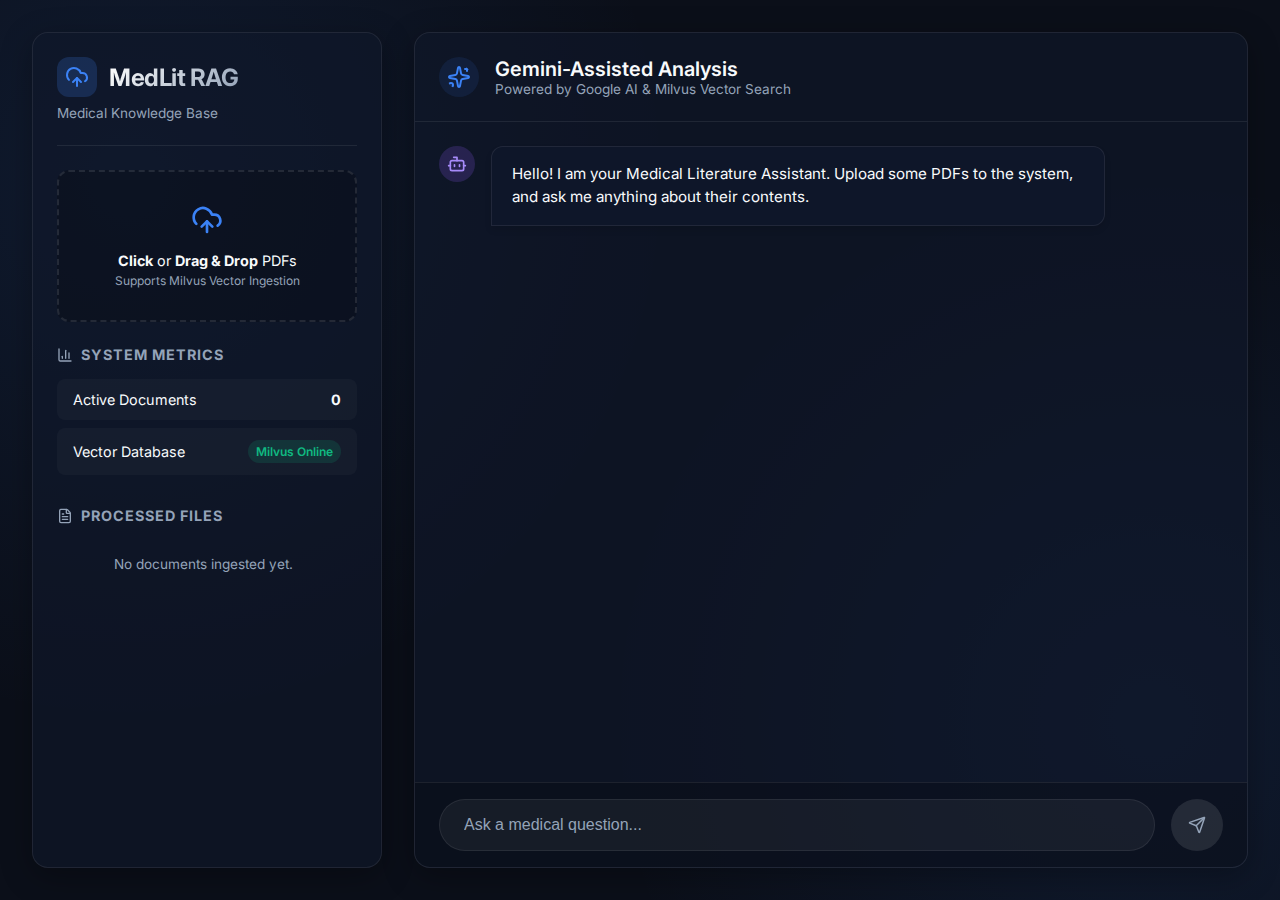
<file: medical-rag-app-deploy/index.html>
<!doctype html>
<html lang="en">
  <head>
    <meta charset="UTF-8" />
    <link rel="icon" type="image/svg+xml" href="/medical-rag-app/favicon.svg" />
    <meta name="viewport" content="width=device-width, initial-scale=1.0" />
    <title>medical-rag-app</title>
    <script type="module" crossorigin src="/medical-rag-app/assets/index-CfuUCOK2.js"></script>
    <link rel="stylesheet" crossorigin href="/medical-rag-app/assets/index-DYkd6bsw.css">
  </head>
  <body>
    <div id="root"></div>
  </body>
</html>
</file>
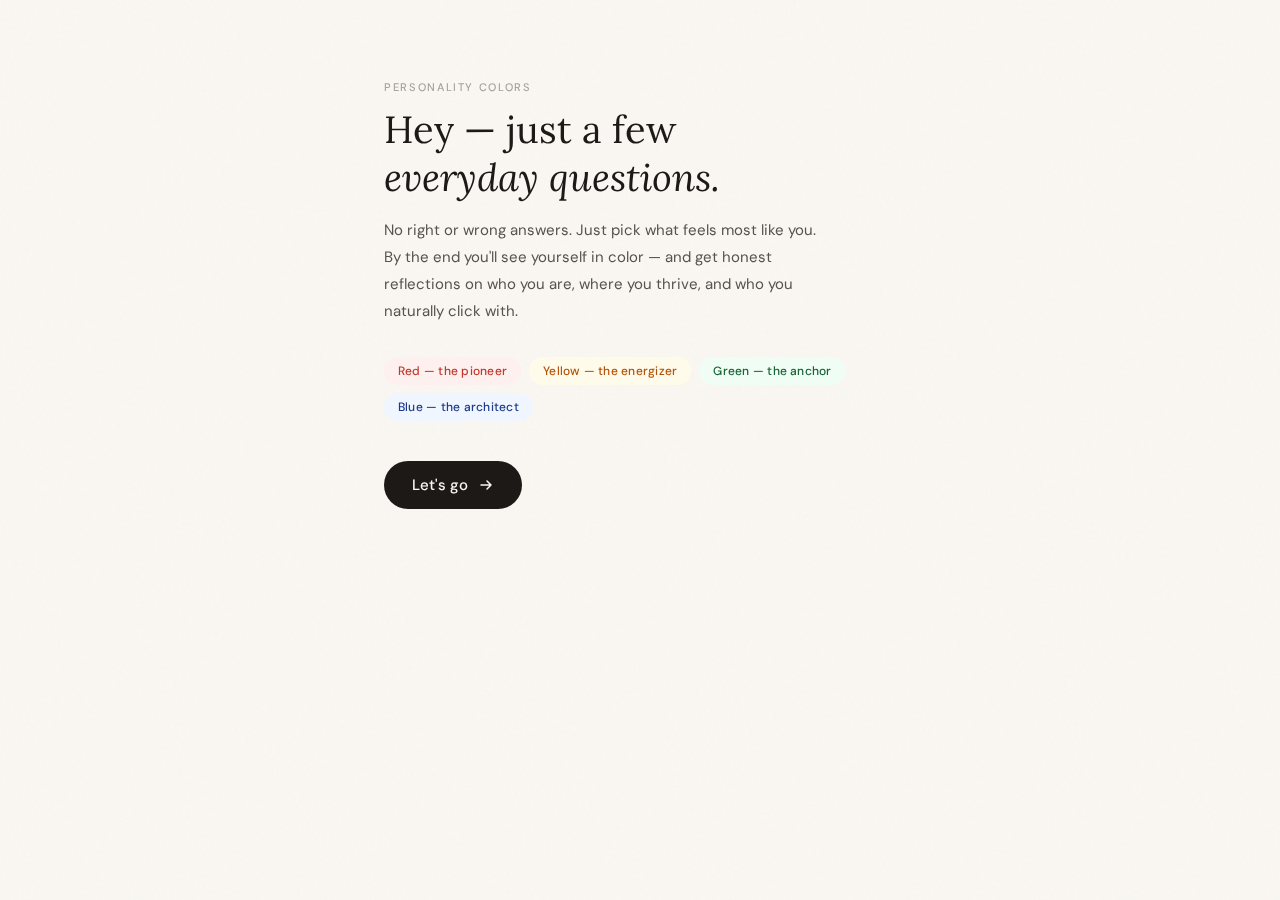
<file: quiz/index.html>
<!DOCTYPE html>
<html lang="en">

<head>
  <meta charset="UTF-8">
  <meta name="viewport" content="width=device-width, initial-scale=1.0">
  <title>What color are you?</title>
  <link
    href="https://fonts.googleapis.com/css2?family=Lora:ital,wght@0,400;0,500;1,400&family=DM+Sans:wght@300;400;500&display=swap"
    rel="stylesheet">
  <style>
    :root {
      --cream: #FAF7F2;
      --ink: #1C1917;
      --ink-soft: #57534E;
      --ink-muted: #A8A29E;
      --border: #E7E2D9;
      --red: #C0392B;
      --red-bg: #FDF0EF;
      --red-mid: #E85D4A;
      --yellow: #B45309;
      --yellow-bg: #FFFBEB;
      --yellow-mid: #F59E0B;
      --green: #166534;
      --green-bg: #F0FDF4;
      --green-mid: #22C55E;
      --blue: #1E3A8A;
      --blue-bg: #EFF6FF;
      --blue-mid: #3B82F6;
    }

    *,
    *::before,
    *::after {
      box-sizing: border-box;
      margin: 0;
      padding: 0;
    }

    body {
      font-family: 'DM Sans', sans-serif;
      background: var(--cream);
      color: var(--ink);
      min-height: 100vh;
      overflow-x: hidden;
    }

    /* subtle grain texture */
    body::before {
      content: '';
      position: fixed;
      inset: 0;
      background-image: url("data:image/svg+xml,%3Csvg viewBox='0 0 256 256' xmlns='http://www.w3.org/2000/svg'%3E%3Cfilter id='noise'%3E%3CfeTurbulence type='fractalNoise' baseFrequency='0.9' numOctaves='4' stitchTiles='stitch'/%3E%3C/filter%3E%3Crect width='100%25' height='100%25' filter='url(%23noise)' opacity='0.03'/%3E%3C/svg%3E");
      pointer-events: none;
      z-index: 0;
    }

    .wrap {
      position: relative;
      z-index: 1;
      max-width: 560px;
      margin: 0 auto;
      padding: 2rem 1.5rem 4rem;
      min-height: 100vh;
      display: flex;
      flex-direction: column;
    }

    /* ── SCREENS ── */
    .screen {
      display: none;
      flex-direction: column;
      flex: 1;
    }

    .screen.active {
      display: flex;
      animation: fadeUp .45s ease both;
    }

    @keyframes fadeUp {
      from {
        opacity: 0;
        transform: translateY(14px);
      }

      to {
        opacity: 1;
        transform: translateY(0);
      }
    }

    /* ── INTRO ── */
    .intro-top {
      margin-top: 3rem;
      margin-bottom: 2rem;
    }

    .eyebrow {
      font-family: 'DM Sans', sans-serif;
      font-size: 11px;
      font-weight: 500;
      letter-spacing: .15em;
      text-transform: uppercase;
      color: var(--ink-muted);
      margin-bottom: .75rem;
    }

    .intro-title {
      font-family: 'Lora', serif;
      font-size: clamp(28px, 6vw, 38px);
      font-weight: 400;
      line-height: 1.25;
      margin-bottom: 1rem;
      color: var(--ink);
    }

    .intro-title em {
      font-style: italic;
    }

    .intro-sub {
      font-size: 15px;
      line-height: 1.8;
      color: var(--ink-soft);
      margin-bottom: 2rem;
      max-width: 440px;
    }

    .color-row {
      display: flex;
      flex-wrap: wrap;
      gap: 8px;
      margin-bottom: 2.5rem;
    }

    .color-pill {
      font-size: 12px;
      font-weight: 500;
      padding: 6px 14px;
      border-radius: 20px;
      letter-spacing: .02em;
    }

    .btn-start {
      display: inline-flex;
      align-items: center;
      gap: 10px;
      background: var(--ink);
      color: var(--cream);
      border: none;
      border-radius: 40px;
      padding: 14px 28px;
      font-family: 'DM Sans', sans-serif;
      font-size: 15px;
      font-weight: 500;
      cursor: pointer;
      transition: transform .15s, opacity .15s;
      width: fit-content;
    }

    .btn-start:hover {
      opacity: .88;
      transform: translateY(-1px);
    }

    .btn-start svg {
      width: 16px;
      height: 16px;
    }

    .deco-line {
      width: 48px;
      height: 2px;
      background: var(--ink-muted);
      border-radius: 2px;
      margin: 2.5rem 0;
      opacity: .3;
    }

    /* ── PROGRESS ── */
    .prog-wrap {
      margin-bottom: 2rem;
    }

    .prog-top {
      display: flex;
      justify-content: space-between;
      align-items: center;
      margin-bottom: .6rem;
    }

    .prog-mood {
      font-size: 12px;
      color: var(--ink-muted);
      font-style: italic;
      font-family: 'Lora', serif;
    }

    .prog-num {
      font-size: 12px;
      color: var(--ink-muted);
      font-weight: 500;
    }

    .prog-track {
      height: 2px;
      background: var(--border);
      border-radius: 2px;
      overflow: hidden;
    }

    .prog-fill {
      height: 100%;
      background: var(--ink);
      border-radius: 2px;
      transition: width .6s cubic-bezier(.4, 0, .2, 1);
      width: 0%;
    }

    /* ── QUESTION ── */
    .q-category {
      font-size: 10px;
      font-weight: 500;
      letter-spacing: .12em;
      text-transform: uppercase;
      color: var(--ink-muted);
      margin-bottom: .75rem;
    }

    .q-text {
      font-family: 'Lora', serif;
      font-size: clamp(18px, 4vw, 22px);
      font-weight: 400;
      line-height: 1.5;
      color: var(--ink);
      margin-bottom: 2rem;
    }

    /* ── OPTIONS ── */
    .opts {
      display: flex;
      flex-direction: column;
      gap: 10px;
    }

    .opt {
      background: white;
      border: 1px solid var(--border);
      border-radius: 14px;
      padding: 14px 18px;
      font-family: 'DM Sans', sans-serif;
      font-size: 14px;
      line-height: 1.5;
      color: var(--ink-soft);
      text-align: left;
      cursor: pointer;
      transition: border-color .15s, background .15s, color .15s, transform .12s;
      display: flex;
      align-items: center;
      gap: 12px;
    }

    .opt:hover {
      border-color: var(--ink);
      color: var(--ink);
      transform: translateX(3px);
    }

    .opt-dot {
      width: 8px;
      height: 8px;
      border-radius: 50%;
      flex-shrink: 0;
      border: 1.5px solid var(--border);
      transition: background .15s, border-color .15s;
    }

    .opt:hover .opt-dot {
      border-color: var(--ink);
      background: var(--ink);
    }

    /* ── DASHBOARD ── */
    .dash-header {
      margin-bottom: 2rem;
    }

    .joke-card {
      border-radius: 16px;
      padding: 16px 20px;
      font-family: 'Lora', serif;
      font-size: 14px;
      font-style: italic;
      line-height: 1.8;
      margin-bottom: 1.75rem;
      position: relative;
    }

    .joke-card::before {
      content: '"';
      font-size: 48px;
      line-height: 1;
      position: absolute;
      top: 8px;
      left: 14px;
      opacity: .2;
      font-family: 'Lora', serif;
    }

    .joke-text {
      padding-left: 8px;
    }

    .result-card {
      border-radius: 20px;
      padding: 22px 22px 18px;
      margin-bottom: 1rem;
    }

    .result-eyebrow {
      font-size: 10px;
      font-weight: 500;
      letter-spacing: .12em;
      text-transform: uppercase;
      margin-bottom: 6px;
    }

    .result-name {
      font-family: 'Lora', serif;
      font-size: 24px;
      font-weight: 400;
      margin-bottom: 8px;
    }

    .result-body {
      font-size: 13.5px;
      line-height: 1.75;
      opacity: .85;
    }

    .section-label {
      font-size: 10px;
      font-weight: 500;
      letter-spacing: .12em;
      text-transform: uppercase;
      color: var(--ink-muted);
      margin-bottom: .75rem;
      margin-top: 1.75rem;
    }

    /* color quad */
    .quad {
      display: grid;
      grid-template-columns: 1fr 1fr;
      gap: 8px;
      margin-bottom: .5rem;
    }

    .qcell {
      border-radius: 14px;
      padding: 14px;
      text-align: center;
      transition: transform .2s;
    }

    .qcell:hover {
      transform: scale(1.02);
    }

    .qcell-name {
      font-size: 10px;
      font-weight: 500;
      letter-spacing: .1em;
      text-transform: uppercase;
    }

    .qcell-pct {
      font-size: 26px;
      font-weight: 400;
      font-family: 'Lora', serif;
      margin-top: 3px;
    }

    /* bars */
    .bar-list {
      display: flex;
      flex-direction: column;
      gap: 10px;
    }

    .bar-row {
      display: flex;
      align-items: center;
      gap: 12px;
    }

    .bar-lbl {
      font-size: 12px;
      color: var(--ink-muted);
      min-width: 56px;
    }

    .bar-track {
      flex: 1;
      height: 6px;
      background: var(--border);
      border-radius: 3px;
      overflow: hidden;
    }

    .bar-fill {
      height: 100%;
      border-radius: 3px;
      width: 0%;
      transition: width 1s cubic-bezier(.4, 0, .2, 1);
    }

    .bar-pct {
      font-size: 12px;
      color: var(--ink-muted);
      min-width: 32px;
      text-align: right;
    }

    /* insight cards */
    .icard {
      background: white;
      border: 1px solid var(--border);
      border-radius: 16px;
      padding: 16px 18px;
      margin-bottom: 10px;
    }

    .icard-head {
      font-size: 13px;
      font-weight: 500;
      color: var(--ink);
      margin-bottom: 6px;
    }

    .icard-body {
      font-size: 13.5px;
      color: var(--ink-soft);
      line-height: 1.75;
    }

    .tags {
      display: flex;
      flex-wrap: wrap;
      gap: 6px;
      margin-top: 10px;
    }

    .tag {
      font-size: 11px;
      font-weight: 500;
      padding: 4px 12px;
      border-radius: 20px;
    }

    /* watch cards */
    .wcard {
      background: white;
      border: 1px solid var(--border);
      border-left: 3px solid;
      border-radius: 0 14px 14px 0;
      padding: 14px 16px;
      margin-bottom: 9px;
    }

    .wcard-head {
      font-size: 13px;
      font-weight: 500;
      margin-bottom: 5px;
    }

    .wcard-body {
      font-size: 13.5px;
      color: var(--ink-soft);
      line-height: 1.75;
    }

    /* growth */
    .growth-card {
      border-radius: 16px;
      padding: 18px 20px;
      margin-top: .25rem;
    }

    .growth-text {
      font-family: 'Lora', serif;
      font-size: 15px;
      font-style: italic;
      line-height: 1.85;
      color: var(--ink);
    }

    .restart-btn {
      width: 100%;
      margin-top: 2rem;
      padding: 13px;
      background: transparent;
      border: 1px solid var(--border);
      border-radius: 40px;
      font-family: 'DM Sans', sans-serif;
      font-size: 13px;
      color: var(--ink-muted);
      cursor: pointer;
      transition: background .15s, color .15s;
    }

    .restart-btn:hover {
      background: white;
      color: var(--ink);
    }

    /* fade-in stagger for dashboard cards */
    .fade-in {
      animation: fadeUp .4s ease both;
    }

    .fade-in:nth-child(1) {
      animation-delay: .05s;
    }

    .fade-in:nth-child(2) {
      animation-delay: .12s;
    }

    .fade-in:nth-child(3) {
      animation-delay: .19s;
    }

    .fade-in:nth-child(4) {
      animation-delay: .26s;
    }
  </style>
</head>

<body>
  <div class="wrap">

    <!-- ── INTRO ── -->
    <div class="screen active" id="s-intro">
      <div class="intro-top">
        <div class="eyebrow">personality colors</div>
        <h1 class="intro-title">Hey — just a few<br><em>everyday questions.</em></h1>
        <p class="intro-sub">No right or wrong answers. Just pick what feels most like you. By the end you'll see
          yourself in color — and get honest reflections on who you are, where you thrive, and who you naturally click
          with.</p>
        <div class="color-row">
          <span class="color-pill" style="background:var(--red-bg);color:var(--red)">Red — the pioneer</span>
          <span class="color-pill" style="background:var(--yellow-bg);color:var(--yellow)">Yellow — the energizer</span>
          <span class="color-pill" style="background:var(--green-bg);color:var(--green)">Green — the anchor</span>
          <span class="color-pill" style="background:var(--blue-bg);color:var(--blue)">Blue — the architect</span>
        </div>
        <button class="btn-start" onclick="startQuiz()">
          Let's go
          <svg viewBox="0 0 16 16" fill="none" xmlns="http://www.w3.org/2000/svg">
            <path d="M3 8h10M9 4l4 4-4 4" stroke="currentColor" stroke-width="1.5" stroke-linecap="round"
              stroke-linejoin="round" />
          </svg>
        </button>
      </div>
    </div>

    <!-- ── QUIZ ── -->
    <div class="screen" id="s-quiz">
      <div class="prog-wrap">
        <div class="prog-top">
          <span class="prog-mood" id="prog-mood">just getting started</span>
          <span class="prog-num" id="prog-num">1 / 12</span>
        </div>
        <div class="prog-track">
          <div class="prog-fill" id="prog-fill"></div>
        </div>
      </div>
      <div class="q-category" id="q-cat"></div>
      <div class="q-text" id="q-text"></div>
      <div class="opts" id="opts"></div>
    </div>

    <!-- ── DASHBOARD ── -->
    <div class="screen" id="s-dash">
      <div id="joke-wrap"></div>
      <div id="result-wrap"></div>
      <div class="section-label">your color breakdown</div>
      <div class="quad" id="quad"></div>
      <div class="section-label">how each color shows up</div>
      <div class="bar-list" id="bars"></div>
      <div class="section-label">where you'll thrive — careers</div>
      <div id="careers"></div>
      <div class="section-label">relationships to watch out for</div>
      <div id="rel-watch"></div>
      <div class="section-label">where you naturally click</div>
      <div id="rel-good"></div>
      <div class="section-label">one thing worth sitting with</div>
      <div id="growth"></div>
      <button class="restart-btn" onclick="restart()">↺ have another go</button>
    </div>

  </div>

  <script>
    // generate a random UUID for anonymous session tracking
    function generateUUID() {
      return 'xxxxxxxx-xxxx-4xxx-yxxx-xxxxxxxxxxxx'.replace(/[xy]/g, function (c) {
        const r = Math.random() * 16 | 0;
        const v = c === 'x' ? r : (r & 0x3 | 0x8);
        return v.toString(16);
      });
    }

    // create session ID once when page loads, reuse for this attempt
    const SESSION_ID = generateUUID();

    const CM = {
      red: { label: 'Red', hex: '#E85D4A', light: '#FDF0EF', dark: '#C0392B', name: 'The Pioneer', mid: '#E85D4A' },
      yellow: { label: 'Yellow', hex: '#F59E0B', light: '#FFFBEB', dark: '#B45309', name: 'The Energizer', mid: '#F59E0B' },
      green: { label: 'Green', hex: '#22C55E', light: '#F0FDF4', dark: '#166534', name: 'The Anchor', mid: '#22C55E' },
      blue: { label: 'Blue', hex: '#3B82F6', light: '#EFF6FF', dark: '#1E3A8A', name: 'The Architect', mid: '#3B82F6' },
    };
    const CL = ['red', 'yellow', 'green', 'blue'];
    const sc = { red: 0, yellow: 0, green: 0, blue: 0 };
    let qi = 0, bias = 'open', cur = null;
    const used = [];
    const answerVector = []; // stores numeric choice index (0-3) for each question
    const TOTAL = 12;

    // ── QUESTION BANK ──
    const OPEN = {
      cat: 'how you spend your time',
      text: "How do you usually spend a Sunday when nobody needs anything from you?",
      opts: [
        { t: "Something productive — I'd feel restless otherwise", w: { red: 3, yellow: 0, green: 0, blue: 0 }, b: 'high_red' },
        { t: "Out somewhere — coffee, shops, just being around life", w: { red: 0, yellow: 3, green: 0, blue: 0 }, b: 'high_yellow' },
        { t: "Quietly at home, slow and no plans", w: { red: 0, yellow: 0, green: 3, blue: 0 }, b: 'high_green' },
        { t: "Down a rabbit hole of something I'm curious about", w: { red: 0, yellow: 0, green: 0, blue: 3 }, b: 'high_blue' },
      ]
    };

    const QB = {
      high_red: [
        {
          cat: 'your everyday rhythm',
          text: "Are you a morning person or do you come alive at night?",
          opts: [
            { t: "Morning — I like getting ahead of the day", w: { red: 3, yellow: 0, green: 0, blue: 0 }, b: 'high_red' },
            { t: "Morning only if I have something to look forward to", w: { red: 1, yellow: 2, green: 0, blue: 0 }, b: 'high_yellow' },
            { t: "Neither really — I just go at my own pace", w: { red: 0, yellow: 0, green: 3, blue: 0 }, b: 'high_green' },
            { t: "Night — that's when my brain actually works", w: { red: 0, yellow: 0, green: 0, blue: 3 }, b: 'high_blue' },
          ]
        },
        {
          cat: 'how you work',
          text: "Do you make your bed in the morning or is that just not a thing for you?",
          opts: [
            { t: "Every single day without thinking about it", w: { red: 3, yellow: 0, green: 0, blue: 1 }, b: 'high_red' },
            { t: "Sometimes, when the mood strikes", w: { red: 0, yellow: 2, green: 1, blue: 0 }, b: 'high_yellow' },
            { t: "Nope — no one's going to see it anyway", w: { red: 0, yellow: 1, green: 2, blue: 0 }, b: 'high_green' },
            { t: "Only if I have guests coming — otherwise why bother", w: { red: 0, yellow: 0, green: 0, blue: 3 }, b: 'high_blue' },
          ]
        },
        {
          cat: 'how you work',
          text: "Do you like being told exactly what to do or do you prefer figuring it out yourself?",
          opts: [
            { t: "Figure it out — being over-directed slows me down", w: { red: 3, yellow: 0, green: 0, blue: 0 }, b: 'high_red' },
            { t: "A rough idea is fine, I'll improvise the rest", w: { red: 0, yellow: 3, green: 0, blue: 0 }, b: 'high_yellow' },
            { t: "I like knowing expectations — I don't want to disappoint", w: { red: 0, yellow: 0, green: 3, blue: 0 }, b: 'high_green' },
            { t: "Clear instructions please — I want to do it properly", w: { red: 0, yellow: 0, green: 0, blue: 3 }, b: 'high_blue' },
          ]
        },
        {
          cat: 'small joys',
          text: "What's something you're weirdly good at that surprises people?",
          opts: [
            { t: "Reading a room and knowing exactly what to do", w: { red: 3, yellow: 0, green: 0, blue: 0 }, b: 'mixed' },
            { t: "Making anyone feel instantly comfortable", w: { red: 0, yellow: 3, green: 0, blue: 0 }, b: 'high_yellow' },
            { t: "Remembering small details about people", w: { red: 0, yellow: 0, green: 3, blue: 0 }, b: 'high_green' },
            { t: "Finding patterns in things others miss", w: { red: 0, yellow: 0, green: 0, blue: 3 }, b: 'high_blue' },
          ]
        },
      ],
      high_yellow: [
        {
          cat: 'how you enjoy life',
          text: "How much do you enjoy going out — shopping, wandering, being somewhere busy?",
          opts: [
            { t: "Love it. Outside is honestly where I feel most alive.", w: { red: 0, yellow: 3, green: 0, blue: 0 }, b: 'high_yellow' },
            { t: "I enjoy it with a purpose — not just aimless wandering", w: { red: 2, yellow: 1, green: 0, blue: 0 }, b: 'high_red' },
            { t: "Sometimes nice, sometimes draining — depends on the day", w: { red: 0, yellow: 0, green: 2, blue: 1 }, b: 'high_green' },
            { t: "I could honestly skip most of it — online exists", w: { red: 0, yellow: 0, green: 0, blue: 3 }, b: 'high_blue' },
          ]
        },
        {
          cat: 'about people',
          text: "Do you like meeting new people or is your current circle honestly enough?",
          opts: [
            { t: "I like useful connections — quality over numbers", w: { red: 2, yellow: 1, green: 0, blue: 0 }, b: 'high_red' },
            { t: "I genuinely love meeting new people — always", w: { red: 0, yellow: 3, green: 0, blue: 0 }, b: 'high_yellow' },
            { t: "My current circle is everything — I don't need more", w: { red: 0, yellow: 0, green: 3, blue: 0 }, b: 'high_green' },
            { t: "New people are draining unless there's real depth", w: { red: 0, yellow: 0, green: 0, blue: 3 }, b: 'high_blue' },
          ]
        },
        {
          cat: 'about people',
          text: "When you're with a group, are you usually the one talking or the one listening?",
          opts: [
            { t: "Talking — and steering things in a direction", w: { red: 2, yellow: 1, green: 0, blue: 0 }, b: 'high_red' },
            { t: "Talking — and making everyone laugh somehow", w: { red: 0, yellow: 3, green: 0, blue: 0 }, b: 'high_yellow' },
            { t: "Listening — I take everything in first", w: { red: 0, yellow: 0, green: 2, blue: 1 }, b: 'high_green' },
            { t: "Listening — and only speaking when I have something real to add", w: { red: 0, yellow: 0, green: 0, blue: 3 }, b: 'high_blue' },
          ]
        },
        {
          cat: 'about people',
          text: "Do you gossip a little with close people — or do you keep things to yourself?",
          opts: [
            { t: "No, I don't see the point — too much to do", w: { red: 3, yellow: 0, green: 0, blue: 0 }, b: 'high_red' },
            { t: "Yes and I love it — it's called staying connected", w: { red: 0, yellow: 3, green: 0, blue: 0 }, b: 'high_yellow' },
            { t: "Only with my very few trusted people — and it's gentle", w: { red: 0, yellow: 0, green: 3, blue: 0 }, b: 'high_green' },
            { t: "I listen more than I share in those conversations", w: { red: 0, yellow: 0, green: 1, blue: 2 }, b: 'high_blue' },
          ]
        },
      ],
      high_green: [
        {
          cat: 'your everyday rhythm',
          text: "Do you eat the same things on repeat or do you like trying new food?",
          opts: [
            { t: "Variety — I get bored quickly", w: { red: 2, yellow: 1, green: 0, blue: 0 }, b: 'high_red' },
            { t: "I love trying new places and cuisines", w: { red: 0, yellow: 3, green: 0, blue: 0 }, b: 'high_yellow' },
            { t: "Honestly? Same comforting things most of the time", w: { red: 0, yellow: 0, green: 3, blue: 0 }, b: 'high_green' },
            { t: "Depends — I research it thoroughly before trying anything new", w: { red: 0, yellow: 0, green: 0, blue: 3 }, b: 'high_blue' },
          ]
        },
        {
          cat: 'about people',
          text: "Are you the one in your group who remembers everyone's birthdays?",
          opts: [
            { t: "No — I'm focused on bigger things", w: { red: 3, yellow: 0, green: 0, blue: 0 }, b: 'high_red' },
            { t: "Yes and I love making a big thing of it", w: { red: 0, yellow: 3, green: 0, blue: 0 }, b: 'high_yellow' },
            { t: "Yes — I'd feel awful forgetting", w: { red: 0, yellow: 0, green: 3, blue: 0 }, b: 'high_green' },
            { t: "I have it in my calendar — I don't trust memory", w: { red: 0, yellow: 0, green: 0, blue: 3 }, b: 'high_blue' },
          ]
        },
        {
          cat: 'how you enjoy life',
          text: "Do you like when people drop by unannounced or do you need a heads-up?",
          opts: [
            { t: "Fine with me if it's quick", w: { red: 2, yellow: 1, green: 0, blue: 0 }, b: 'high_red' },
            { t: "Love it — the more the merrier honestly", w: { red: 0, yellow: 3, green: 0, blue: 0 }, b: 'high_yellow' },
            { t: "I love it if I'm ready — but I'm always ready for the right people", w: { red: 0, yellow: 0, green: 3, blue: 0 }, b: 'high_green' },
            { t: "Please warn me — I need to mentally prepare", w: { red: 0, yellow: 0, green: 0, blue: 3 }, b: 'high_blue' },
          ]
        },
        {
          cat: 'small joys',
          text: "What kind of weather genuinely makes you happy?",
          opts: [
            { t: "Clear and bright — good weather means getting things done", w: { red: 3, yellow: 0, green: 0, blue: 0 }, b: 'mixed' },
            { t: "Warm and breezy — perfect for being outside with people", w: { red: 0, yellow: 3, green: 0, blue: 0 }, b: 'high_yellow' },
            { t: "Soft rain and cool air — ideal for staying in", w: { red: 0, yellow: 0, green: 3, blue: 0 }, b: 'high_green' },
            { t: "Overcast and quiet — perfect thinking weather", w: { red: 0, yellow: 0, green: 0, blue: 3 }, b: 'high_blue' },
          ]
        },
      ],
      high_blue: [
        {
          cat: 'how you think',
          text: "When you have a free hour, how often do you end up reading or going down a rabbit hole?",
          opts: [
            { t: "Rarely — I'd use it for something productive", w: { red: 3, yellow: 0, green: 0, blue: 0 }, b: 'high_red' },
            { t: "I'd rather spend it with someone", w: { red: 0, yellow: 2, green: 1, blue: 0 }, b: 'high_yellow' },
            { t: "Sometimes — if something earlier sparked a thought", w: { red: 0, yellow: 0, green: 1, blue: 2 }, b: 'high_green' },
            { t: "Almost always — I can't help it", w: { red: 0, yellow: 0, green: 0, blue: 3 }, b: 'high_blue' },
          ]
        },
        {
          cat: 'how you think',
          text: "When you're curious about something, do you look it up immediately or just wonder about it?",
          opts: [
            { t: "I move on — there are more pressing things", w: { red: 3, yellow: 0, green: 0, blue: 0 }, b: 'high_red' },
            { t: "I ask someone — talking it through is more fun", w: { red: 0, yellow: 3, green: 0, blue: 0 }, b: 'high_yellow' },
            { t: "I wonder about it for a while before looking", w: { red: 0, yellow: 0, green: 2, blue: 1 }, b: 'high_green' },
            { t: "I look it up immediately — I need to know now", w: { red: 0, yellow: 0, green: 0, blue: 3 }, b: 'high_blue' },
          ]
        },
        {
          cat: 'how you work',
          text: "Does a cluttered desk or messy shared folder actually bother you?",
          opts: [
            { t: "Only when it slows things down", w: { red: 3, yellow: 0, green: 0, blue: 0 }, b: 'mixed' },
            { t: "Nah — I'm chaotic myself, I find it charming", w: { red: 0, yellow: 3, green: 0, blue: 0 }, b: 'high_yellow' },
            { t: "Mild discomfort but I adapt without making a fuss", w: { red: 0, yellow: 0, green: 2, blue: 1 }, b: 'high_green' },
            { t: "Yes. It genuinely stresses me out.", w: { red: 0, yellow: 0, green: 0, blue: 3 }, b: 'high_blue' },
          ]
        },
        {
          cat: 'how you think',
          text: "Do you prefer reading, watching, or listening when you want to learn something?",
          opts: [
            { t: "Watching — I want the condensed version fast", w: { red: 3, yellow: 0, green: 0, blue: 0 }, b: 'mixed' },
            { t: "Listening — podcasts while I'm doing something else", w: { red: 0, yellow: 2, green: 1, blue: 0 }, b: 'high_yellow' },
            { t: "Watching — but slowly, I like to pause and think", w: { red: 0, yellow: 0, green: 2, blue: 1 }, b: 'high_green' },
            { t: "Reading — I need to go at my own pace and re-read", w: { red: 0, yellow: 0, green: 0, blue: 3 }, b: 'high_blue' },
          ]
        },
      ],
      mixed: [
        {
          cat: 'your everyday rhythm',
          text: "Are you someone who replies to messages instantly or do you need a moment?",
          opts: [
            { t: "Instantly if it's important — I don't let things pile up", w: { red: 3, yellow: 0, green: 0, blue: 0 }, b: 'high_red' },
            { t: "Instantly — I love the back-and-forth", w: { red: 0, yellow: 3, green: 0, blue: 0 }, b: 'high_yellow' },
            { t: "When I'm ready — I don't like feeling rushed", w: { red: 0, yellow: 0, green: 3, blue: 0 }, b: 'high_green' },
            { t: "When I have something worth saying", w: { red: 0, yellow: 0, green: 0, blue: 3 }, b: 'high_blue' },
          ]
        },
        {
          cat: 'how you enjoy life',
          text: "Would you rather spend a Saturday doing something or genuinely doing nothing?",
          opts: [
            { t: "Doing something — downtime makes me restless", w: { red: 3, yellow: 0, green: 0, blue: 0 }, b: 'high_red' },
            { t: "Doing something — preferably with people and spontaneity", w: { red: 0, yellow: 3, green: 0, blue: 0 }, b: 'high_yellow' },
            { t: "Nothing — I genuinely love a slow day", w: { red: 0, yellow: 0, green: 3, blue: 0 }, b: 'high_green' },
            { t: "Doing something solo — a project, a book, a walk alone", w: { red: 0, yellow: 0, green: 0, blue: 3 }, b: 'high_blue' },
          ]
        },
        {
          cat: 'how you think',
          text: "Are you someone who makes quick decisions or needs time to sit with it?",
          opts: [
            { t: "Quick — decide fast and correct if wrong", w: { red: 3, yellow: 0, green: 0, blue: 0 }, b: 'high_red' },
            { t: "Quick — I go with how I feel in the moment", w: { red: 0, yellow: 3, green: 0, blue: 0 }, b: 'high_yellow' },
            { t: "I sit with it — I want to make sure no one gets affected badly", w: { red: 0, yellow: 0, green: 3, blue: 0 }, b: 'high_green' },
            { t: "I take a while — I want to understand every angle first", w: { red: 0, yellow: 0, green: 0, blue: 3 }, b: 'high_blue' },
          ]
        },
        {
          cat: 'how you work',
          text: "Do you work better with music on or in total silence?",
          opts: [
            { t: "Music — energetic, keeps me moving", w: { red: 2, yellow: 1, green: 0, blue: 0 }, b: 'high_red' },
            { t: "Music — specifically something with good vibes", w: { red: 0, yellow: 3, green: 0, blue: 0 }, b: 'high_yellow' },
            { t: "Soft background sounds — not silence, not loud", w: { red: 0, yellow: 0, green: 3, blue: 0 }, b: 'high_green' },
            { t: "Silence — anything else pulls my attention", w: { red: 0, yellow: 0, green: 0, blue: 3 }, b: 'high_blue' },
          ]
        },
        {
          cat: 'small joys',
          text: "Do you have a hobby or interest that surprises people when they find out?",
          opts: [
            { t: "Something physical or competitive — people expect something quieter", w: { red: 3, yellow: 0, green: 0, blue: 0 }, b: 'mixed' },
            { t: "Something artistic or performative — people don't expect the depth", w: { red: 0, yellow: 3, green: 0, blue: 0 }, b: 'high_yellow' },
            { t: "Something gentle — gardening, baking, crafts", w: { red: 0, yellow: 0, green: 3, blue: 0 }, b: 'high_green' },
            { t: "Something niche and nerdy — I know a lot about one very specific thing", w: { red: 0, yellow: 0, green: 0, blue: 3 }, b: 'high_blue' },
          ]
        },
      ]
    };

    const JOKES = {
      red: "Quick observation — you picked the decisive answer every time without pausing. Which is very on brand. You also probably already have a plan for what you're doing after this.",
      yellow: "I could feel the energy through the screen. You probably also had music on while doing this, and have already told at least one person they should try it before you even finished.",
      green: "You took a small moment on a few of those, didn't you? Wanted to make sure the answer was kind somehow. There was no unkind answer. You're fine. Everyone's fine. It's all fine.",
      blue: "You were mentally auditing this quiz while taking it — I could tell. The irony is this might be the most self-aware ten minutes of your week, and you did it entirely through vibes.",
    };

    const CAREERS = {
      red: { why: "You do your best work when stakes are real and results are visible. Bureaucracy, slow consensus, and vague goals will drain you fast. You need ownership and a clear finish line.", tags: ["Entrepreneur", "Sales director", "Executive leadership", "Consulting", "Sports coaching", "Real estate", "Emergency services"] },
      yellow: { why: "You thrive where people, energy, and creativity are the actual product. Isolated, repetitive work will quietly crush you. Give you a room and a reason — you'll outperform everyone.", tags: ["Marketing & brand", "PR & communications", "Teaching & training", "Creative direction", "Hosting & presenting", "Community building", "Startup culture"] },
      green: { why: "People trust you without you trying. You shine in roles where your patience, warmth, and steadiness create safety for others. High-pressure, cutthroat environments will quietly wear you thin.", tags: ["Counselling & therapy", "Social work", "Human resources", "Nursing & care", "Operations management", "Community leadership", "Early years education"] },
      blue: { why: "You do your best work when precision and depth matter more than speed. Vague briefs, chaotic systems, and fuzzy goals will genuinely stress you. You belong somewhere your rigor is respected.", tags: ["Data & analytics", "Engineering", "Research & academia", "Law & compliance", "Finance & auditing", "Medicine", "Systems design"] },
    };

    const RELWATCH = {
      red: [
        { h: "Another strong Red", b: "Two people who both need to lead and be right. You'll respect each other enormously — and clash constantly. Long term this needs very clear lanes, or it slowly erodes." },
        { h: "A very passive Green", b: "They'll keep accommodating you without saying so — and you'll mistake the silence for harmony. By the time resentment surfaces on their side, a lot has already quietly built up." },
      ],
      yellow: [
        { h: "Deep Blue personalities", b: "They want depth, precision, and stillness. You want movement, lightness, and spontaneity. They'll find you scattered; you'll find them cold. Not impossible — but it takes daily effort from both." },
        { h: "Another Yellow", b: "Chaotic fun at first. But someone has to handle the boring, unglamorous, necessary things. In this pairing, it tends to be nobody — and that catches up eventually." },
      ],
      green: [
        { h: "Dominant Red personalities", b: "Their directness will feel like pressure, and you'll absorb it without saying anything. Over years this erodes silently — and you may not speak up until real damage is already done." },
        { h: "Another Green", b: "So conflict-avoidant that neither of you raises important things. Things go unsaid. The relationship drifts slowly without either of you meaning it to." },
      ],
      blue: [
        { h: "Spontaneous Yellow types", b: "Their unpredictability will read as chaos to you. You'll analyse while they're three moves ahead on instinct alone. Not incompatible — but genuine patience is required every single day." },
        { h: "Fast-moving Red personalities", b: "They decide in seconds; you need time. They'll call you slow; you'll call them reckless. Mutual respect makes this work beautifully. Without it, it's quietly exhausting for both." },
      ],
    };

    const RELGOOD = {
      red: [
        { h: "Yellow — the energizer", b: "They bring warmth and human connection to your drive. You move them forward; they soften your edges. A genuinely powerful pair when the respect is mutual and real." },
        { h: "Blue — the architect", b: "They back your instincts with rigor. You act; they check. Frustrating in the short term, brilliant over the long run — one of the most complementary pairings." },
      ],
      yellow: [
        { h: "Green — the anchor", b: "They give you the stability you actually crave underneath all that energy. You pull them out of their shell. Beautifully complementary — one of your very best long-term pairings." },
        { h: "Red — the pioneer", b: "They match your pace and add direction. You make them more human and warm; they help you actually finish what you start." },
      ],
      green: [
        { h: "Yellow — the energizer", b: "They pull you gently into life. You ground them when things get chaotic. The warmth between you is natural and completely unforced — often a deeply happy pairing." },
        { h: "Blue — the architect", b: "Slow, thoughtful, no unnecessary drama. You both value peace and depth over performance. Disagreements are rare — and when they happen, handled with real care." },
      ],
      blue: [
        { h: "Green — the anchor", b: "Quiet, consistent, low-drama. Neither of you is performing for the other. Conversations go somewhere real; comfort is genuine. One of your very best long-term matches." },
        { h: "Another Blue", b: "You understand each other's pace and need for depth completely. Can become a little insular over time — but intellectually and emotionally, genuinely hard to beat." },
      ],
    };

    const GROWTH = {
      red: "You are capable of extraordinary things — and deep down you know it. The question worth sitting with is this: are you building something, or running from stillness? The people who love you most don't need to be impressed. They just want to be seen by you.",
      yellow: "You make every room better simply by being in it. But underneath all that brightness there is a quieter version of you that doesn't always get airtime. That version is worth knowing too.",
      green: "You give so naturally that people forget to ask how you are — and you let them forget. Your needs are just as real as everyone else's. You don't have to earn your place in the room.",
      blue: "You are one of the clearest thinkers in any space you enter. But the life you're mapping so carefully doesn't always wait for the perfect plan. Sometimes the very best next step is just a step.",
    };

    // ── LOGIC ──
    function dom() { return CL.reduce((a, b) => sc[a] >= sc[b] ? a : b); }
    function tot() { return CL.reduce((s, c) => s + sc[c], 0) || 1; }

    function getQ() {
      if (qi === 0) return OPEN;
      const pool = QB[bias] || QB.mixed;
      const avail = pool.filter(q => !used.includes(q.text));
      if (!avail.length) {
        const all = Object.values(QB).flat();
        const fb = all.filter(q => !used.includes(q.text));
        return fb[Math.floor(Math.random() * fb.length)] || pool[0];
      }
      return avail[Math.floor(Math.random() * avail.length)];
    }

    function startQuiz() {
      document.getElementById('s-intro').classList.remove('active');
      const qscreen = document.getElementById('s-quiz');
      qscreen.classList.add('active');
      CL.forEach(c => sc[c] = 0);
      used.length = 0; qi = 0; bias = 'open';
      renderQ(getQ());
    }

    function renderQ(q) {
      cur = q;
      used.push(q.text);
      const pct = Math.round((qi / TOTAL) * 100);
      document.getElementById('prog-fill').style.width = pct + '%';
      document.getElementById('prog-num').textContent = (qi + 1) + ' / ' + TOTAL;
      const moods = ['just getting started', 'warming up a little', 'getting somewhere', 'almost there', 'one more…'];
      document.getElementById('prog-mood').textContent = moods[Math.min(Math.floor(qi / 3), 4)];
      document.getElementById('q-cat').textContent = q.cat;

      const qt = document.getElementById('q-text');
      qt.style.opacity = '0';
      qt.style.transform = 'translateY(8px)';
      qt.textContent = q.text;
      setTimeout(() => { qt.style.transition = 'opacity .3s ease, transform .3s ease'; qt.style.opacity = '1'; qt.style.transform = 'translateY(0)'; }, 30);

      const opts = document.getElementById('opts');
      opts.innerHTML = '';
      q.opts.forEach(o => {
        const btn = document.createElement('button');
        btn.className = 'opt';
        btn.innerHTML = `<span class="opt-dot"></span>${o.t}`;
        btn.onclick = () => pick(o, btn);
        opts.appendChild(btn);
      });
    }

    function pick(o, btn) {
      // find which index this option was in the question
      const optIndex = cur.opts.indexOf(o);
      answerVector.push(optIndex);

      document.querySelectorAll('.opt').forEach(b => { b.onclick = null; b.style.opacity = '.38'; b.style.transform = ''; });
      btn.style.opacity = '1';
      btn.style.borderColor = '#1C1917';
      btn.querySelector('.opt-dot').style.background = '#1C1917';
      btn.querySelector('.opt-dot').style.borderColor = '#1C1917';
      CL.forEach(c => sc[c] += (o.w[c] || 0));
      bias = o.b;
      qi++;
      if (qi >= TOTAL) {
        setTimeout(showDash, 420);
      } else {
        setTimeout(() => renderQ(getQ()), 320);
      }
    }

    function showDash() {
      // ── POST results to backend ───────────────────────────────────────────
      const payload = {
        session_id: SESSION_ID,
        answers: answerVector,
        color_scores: { red: sc.red, yellow: sc.yellow, green: sc.green, blue: sc.blue },
        dominant_color: dom(),
        secondary_color: [...CL].sort((a, b) => sc[b] - sc[a])[1]
      };

      fetch('http://127.0.0.1:8000/quiz/submit', {
        method: 'POST',
        headers: { 'Content-Type': 'application/json' },
        body: JSON.stringify(payload)
      })
        .then(res => res.json())
        .then(data => console.log('Quiz saved:', data))
        .catch(err => console.warn('Could not save quiz result:', err));

      // ── rest of your existing showDash() code below ───────────────────────
      document.getElementById('s-quiz').classList.remove('active');
      document.getElementById('s-dash').classList.add('active');
      const d = dom();
      const sorted = [...CL].sort((a, b) => sc[b] - sc[a]);
      const sec = sorted[1];
      const t = tot();
      const c = CM[d];

      // joke
      document.getElementById('joke-wrap').innerHTML =
        `<div class="joke-card" style="background:${c.light};color:${c.dark}">
       <div class="joke-text">${JOKES[d]}</div>
     </div>`;

      // result card
      document.getElementById('result-wrap').innerHTML =
        `<div class="result-card" style="background:${c.light}">
       <div class="result-eyebrow" style="color:${c.dark}">${c.label} · ${c.name}</div>
       <div class="result-name" style="color:${c.dark}">You're a ${c.name} with a ${CM[sec].label} edge.</div>
       <div class="result-body" style="color:${c.dark}">That means you ${d === 'red' ? 'move fast and get things done' : d === 'yellow' ? 'light up rooms and bring people together' : d === 'green' ? 'hold space and keep everything steady' : 'think deeply and get things right'} — and your ${CM[sec].label} side means you also ${sec === 'red' ? 'know how to push when it really matters' : sec === 'yellow' ? 'bring more warmth than people expect' : sec === 'green' ? 'genuinely care how people feel along the way' : 'need things to make sense before you move'}.</div>
     </div>`;

      // quad
      const quad = document.getElementById('quad');
      quad.innerHTML = '';
      sorted.forEach(col => {
        const pct = Math.round((sc[col] / t) * 100);
        const op = 0.22 + (pct / 100) * 0.78;
        const cell = document.createElement('div');
        cell.className = 'qcell';
        cell.style.background = CM[col].hex;
        cell.style.opacity = op;
        cell.innerHTML = `<div class="qcell-name" style="color:#fff">${CM[col].label}</div><div class="qcell-pct" style="color:#fff">${pct}%</div>`;
        quad.appendChild(cell);
      });

      // bars
      const bars = document.getElementById('bars');
      bars.innerHTML = '';
      sorted.forEach(col => {
        const pct = Math.round((sc[col] / t) * 100);
        const row = document.createElement('div');
        row.className = 'bar-row';
        row.innerHTML = `<span class="bar-lbl">${CM[col].label}</span><div class="bar-track"><div class="bar-fill" style="background:${CM[col].hex}" data-p="${pct}"></div></div><span class="bar-pct">${pct}%</span>`;
        bars.appendChild(row);
      });
      setTimeout(() => document.querySelectorAll('.bar-fill').forEach(el => el.style.width = el.dataset.p + '%'), 150);

      // careers
      const cd = CAREERS[d];
      document.getElementById('careers').innerHTML =
        `<div class="icard">
       <div class="icard-head">Why these fit you</div>
       <div class="icard-body">${cd.why}</div>
       <div class="tags">${cd.tags.map(tg => `<span class="tag" style="background:${c.light};color:${c.dark}">${tg}</span>`).join('')}</div>
     </div>`;

      // relationships — watchout
      const rw = document.getElementById('rel-watch');
      rw.innerHTML = '';
      RELWATCH[d].forEach(r => {
        rw.innerHTML += `<div class="wcard" style="border-left-color:#E85D4A;background:white">
      <div class="wcard-head">⚠ ${r.h}</div>
      <div class="wcard-body">${r.b}</div>
    </div>`;
      });

      // relationships — good
      const rg = document.getElementById('rel-good');
      rg.innerHTML = '';
      RELGOOD[d].forEach(r => {
        rg.innerHTML += `<div class="wcard" style="border-left-color:${c.hex};background:white">
      <div class="wcard-head" style="color:${c.dark}">✓ ${r.h}</div>
      <div class="wcard-body">${r.b}</div>
    </div>`;
      });

      // growth
      document.getElementById('growth').innerHTML =
        `<div class="growth-card" style="background:${c.light}">
       <div class="growth-text" style="color:${c.dark}">"${GROWTH[d]}"</div>
     </div>`;
    }

    function restart() {
      document.getElementById('s-dash').classList.remove('active');
      document.getElementById('s-intro').classList.add('active');
      CL.forEach(c => sc[c] = 0);
      qi = 0; used.length = 0; bias = 'open';
      answerVector.length = 0;
      SESSION_ID = generateUUID();   // ← generates a fresh ID for each new attempt
    }
  </script>
</body>

</html>
</file>
<file: medical-rag-app/assets/index-DYkd6bsw.css>
@import "https://fonts.googleapis.com/css2?family=Inter:wght@400;500;600;700&display=swap";:root{--bg-color:#0b0f19;--text-primary:#f8fafc;--text-secondary:#94a3b8;--accent-color:#3b82f6;--accent-glow:#3b82f64d;--glass-bg:#0f172aa6;--glass-border:#ffffff14;--glass-shadow:0 8px 32px #0000004d;--danger-color:#ef4444;--success-color:#10b981}*{box-sizing:border-box;margin:0;padding:0}body{background-color:var(--bg-color);color:var(--text-primary);background-image:radial-gradient(circle at 10% 20%,#3b82f61a 0%,#0000 40%),radial-gradient(circle at 90% 80%,#3b82f61a 0%,#0000 40%);flex-direction:column;min-height:100vh;font-family:Inter,system-ui,-apple-system,sans-serif;display:flex}.glass-panel{background:var(--glass-bg);-webkit-backdrop-filter:blur(16px);border:1px solid var(--glass-border);box-shadow:var(--glass-shadow);border-radius:16px}.btn-primary{background:var(--accent-color);color:#fff;cursor:pointer;box-shadow:0 4px 12px var(--accent-glow);border:none;border-radius:8px;align-items:center;gap:.5rem;padding:.75rem 1.5rem;font-weight:600;transition:all .2s;display:flex}.btn-primary:disabled{opacity:.6;cursor:not-allowed;box-shadow:none}.btn-primary:not(:disabled):hover{box-shadow:0 6px 16px var(--accent-glow);transform:translateY(-2px)}.btn-icon{color:var(--text-secondary);cursor:pointer;transition:all .2sease;background:0 0;border:1px solid #0000;border-radius:8px;justify-content:center;align-items:center;padding:.5rem;display:flex}.btn-icon:hover{color:var(--text-primary);border-color:var(--glass-border);background:#ffffff0d}@keyframes fadeIn{0%{opacity:0;transform:translateY(10px)}to{opacity:1;transform:translateY(0)}}.animate-fade-in{animation:.4s ease-out forwards fadeIn}@keyframes pulse-glow{0%{box-shadow:0 0 #3b82f666}70%{box-shadow:0 0 0 10px #3b82f600}to{box-shadow:0 0 #3b82f600}}.pulse-primary{animation:2s infinite pulse-glow}::-webkit-scrollbar{width:8px}::-webkit-scrollbar-track{background:0 0}::-webkit-scrollbar-thumb{background:#ffffff1a;border-radius:4px}::-webkit-scrollbar-thumb:hover{background:#fff3}.layout-container{grid-template-columns:350px 1fr;gap:2rem;max-width:1400px;height:100vh;margin:0 auto;padding:2rem;display:grid}@media (width<=1024px){.layout-container{grid-template-columns:1fr;height:auto;min-height:100vh}}.sidebar-container{flex-direction:column;gap:1.5rem;padding:1.5rem;display:flex}.sidebar-header{border-bottom:1px solid var(--glass-border);padding-bottom:1.5rem}.logo-container{align-items:center;gap:.75rem;display:flex}.logo-icon{color:var(--accent-color);background:#3b82f633;border-radius:12px;padding:.5rem;display:flex}.sidebar-header h2{letter-spacing:-.5px;background:linear-gradient(135deg,#fff,#94a3b8);-webkit-text-fill-color:transparent;-webkit-background-clip:text;font-size:1.5rem;font-weight:700}.subtitle{color:var(--text-secondary);margin-top:.5rem;font-size:.85rem}.upload-zone{text-align:center;cursor:pointer;background:#0003;border:2px dashed #ffffff1a;border-radius:12px;padding:2rem 1rem;transition:all .3s}.upload-zone:hover,.drag-active{border-color:var(--accent-color);background:#3b82f60d}.default-state p{color:var(--text-primary);margin-top:.75rem;font-size:.9rem}.upload-hint{color:var(--text-secondary);margin-top:.25rem;font-size:.75rem;display:block}.uploading-state{color:var(--accent-color);flex-direction:column;align-items:center;gap:1rem;display:flex}.spinner{animation:1s linear infinite spin}@keyframes spin{0%{transform:rotate(0)}to{transform:rotate(360deg)}}.section-title{text-transform:uppercase;letter-spacing:1px;color:var(--text-secondary);align-items:center;gap:.5rem;margin-bottom:1rem;font-size:.9rem;display:flex}.metric-card{background:#ffffff08;border-radius:8px;justify-content:space-between;align-items:center;margin-bottom:.5rem;padding:.75rem 1rem;font-size:.9rem;display:flex}.status-badge.success{color:var(--success-color);background:#10b98126;border-radius:12px;padding:.25rem .5rem;font-size:.75rem;font-weight:600}.documents-list{flex-direction:column;flex:1;display:flex;overflow:hidden}.doc-scroll-area{flex-direction:column;flex:1;gap:.5rem;padding-right:.5rem;display:flex;overflow-y:auto}.doc-item{background:#ffffff08;border-radius:8px;align-items:center;gap:.75rem;padding:.75rem;font-size:.85rem;transition:background .2s;display:flex}.doc-item:hover{background:#ffffff14}.doc-name{white-space:nowrap;text-overflow:ellipsis;overflow:hidden}.empty-state{color:var(--text-secondary);text-align:center;margin-top:1rem;font-size:.85rem}.chat-container{flex-direction:column;display:flex;overflow:hidden}.chat-header{border-bottom:1px solid var(--glass-border);align-items:center;gap:1rem;padding:1.5rem;display:flex}.header-icon{color:var(--accent-color);background:#3b82f61a;border-radius:50%;width:40px;height:40px;padding:.5rem}.chat-header h2{color:var(--text-primary);font-size:1.25rem;font-weight:600}.chat-header p{color:var(--text-secondary);font-size:.85rem}.messages-area{flex-direction:column;flex:1;gap:1.5rem;padding:1.5rem;display:flex;overflow-y:auto}.message-wrapper{gap:1rem;max-width:85%;animation:.3s ease-out forwards fadeIn;display:flex}.message-wrapper.user{flex-direction:row-reverse;align-self:flex-end}.message-wrapper.assistant{align-self:flex-start}.avatar{border-radius:50%;flex-shrink:0;justify-content:center;align-items:center;width:36px;height:36px;display:flex}.user .avatar{color:var(--accent-color);background:#3b82f633}.assistant .avatar{color:#a78bfa;background:#8b5cf633}.message-bubble{white-space:pre-wrap;background:#ffffff0d;border:1px solid #ffffff05;border-radius:12px;padding:1rem 1.25rem;font-size:.95rem;line-height:1.5}.user .message-bubble{background:var(--accent-color);color:#fff;border-radius:12px 12px 0}.assistant .message-bubble{border:1px solid var(--glass-border);background:#0f172acc;border-radius:12px 12px 12px 0;box-shadow:0 4px 6px #0000001a}.error-bubble{color:#fca5a5;border-color:var(--danger-color)!important;background:#ef44441a!important}.typing-indicator{font-weight:700;animation:1.5s infinite pulse;display:inline-block}@keyframes pulse{0%,to{opacity:1}50%{opacity:.3}}.message-bubble.typing{color:var(--text-secondary);align-items:center;gap:.5rem;font-style:italic;display:flex}.input-area{border-top:1px solid var(--glass-border);background:#0003;gap:1rem;padding:1rem 1.5rem;display:flex}.input-area input{border:1px solid var(--glass-border);color:var(--text-primary);background:#ffffff0d;border-radius:100px;outline:none;flex:1;padding:1rem 1.5rem;font-size:1rem;transition:all .3s}.input-area input:focus{border-color:var(--accent-color);background:#ffffff14;box-shadow:0 0 0 2px #3b82f633}.input-area input::placeholder{color:var(--text-secondary)}.send-btn{background:var(--accent-color);color:#fff;cursor:pointer;border:none;border-radius:50%;flex-shrink:0;justify-content:center;align-items:center;width:52px;height:52px;transition:all .2s;display:flex}.send-btn:hover:not(:disabled){box-shadow:0 4px 12px var(--accent-glow);transform:scale(1.05)}.send-btn:disabled{color:var(--text-secondary);cursor:not-allowed;background:#ffffff1a}
</file>
